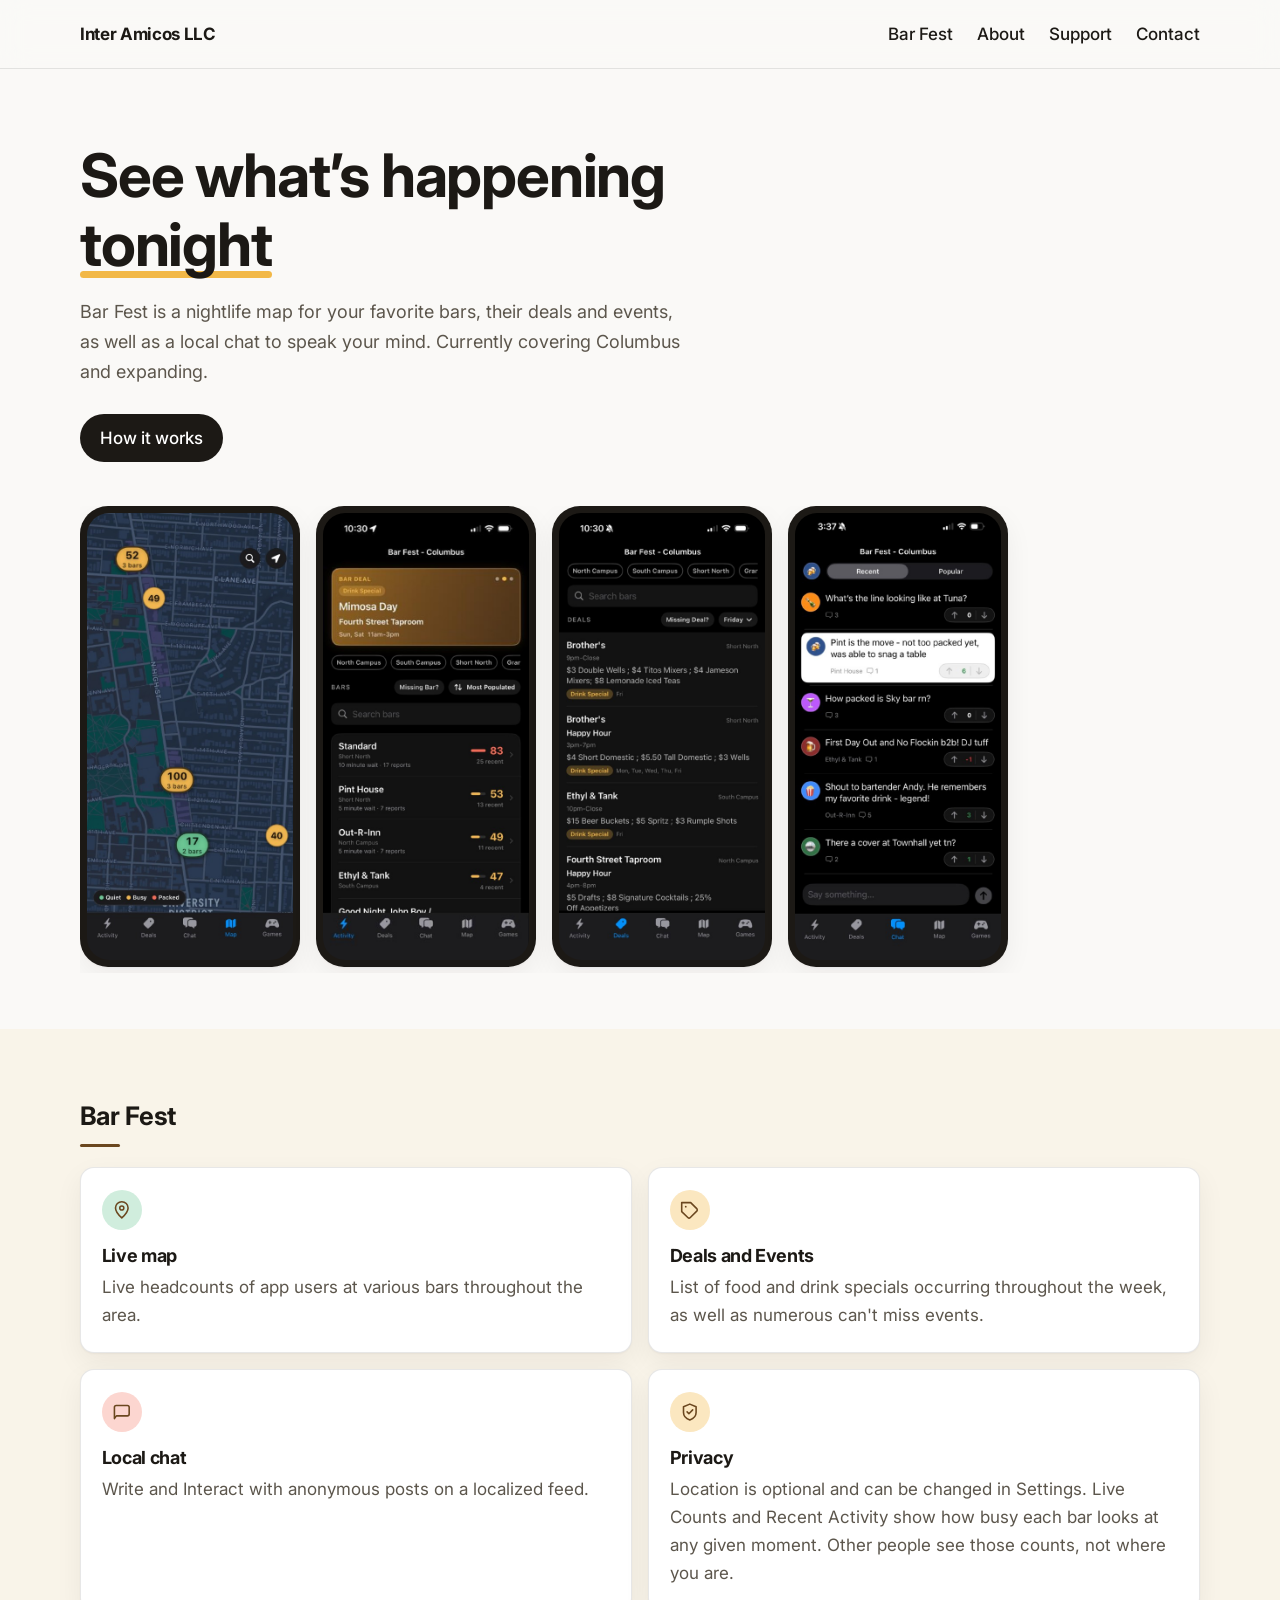
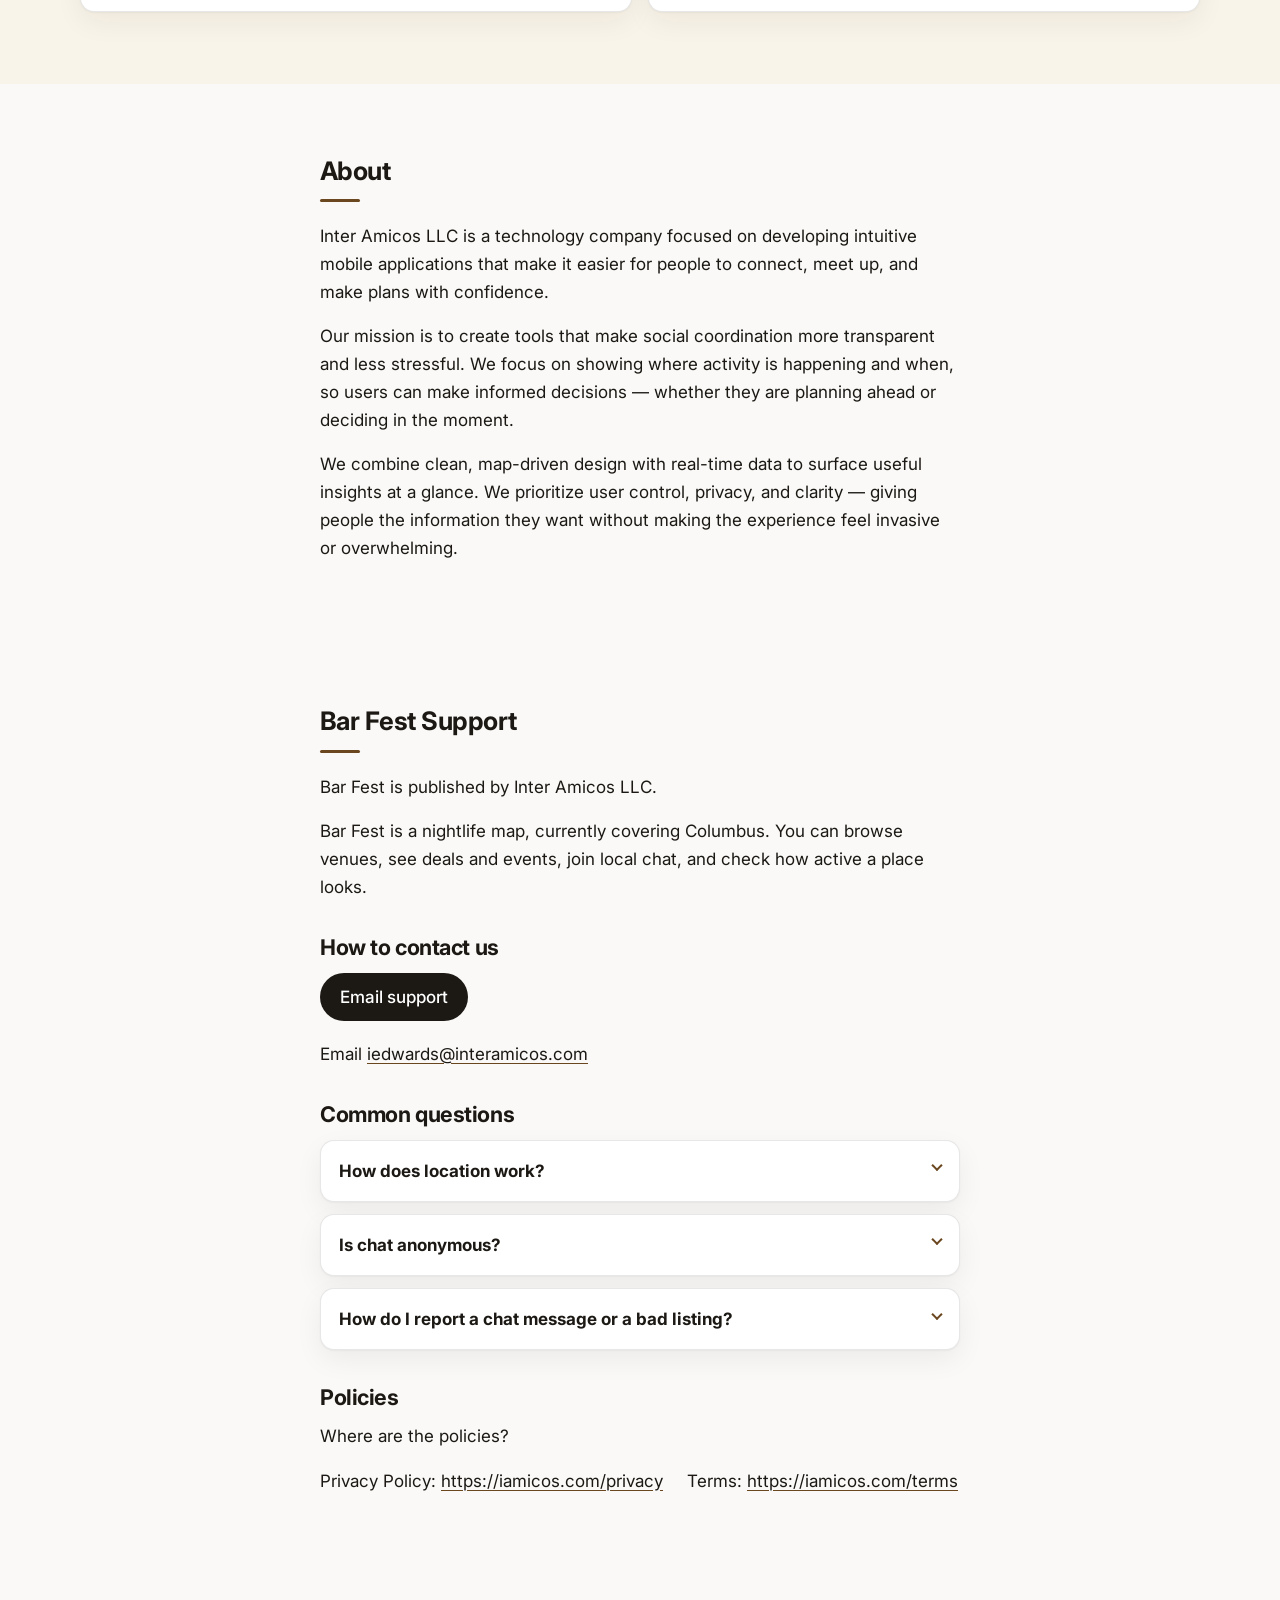
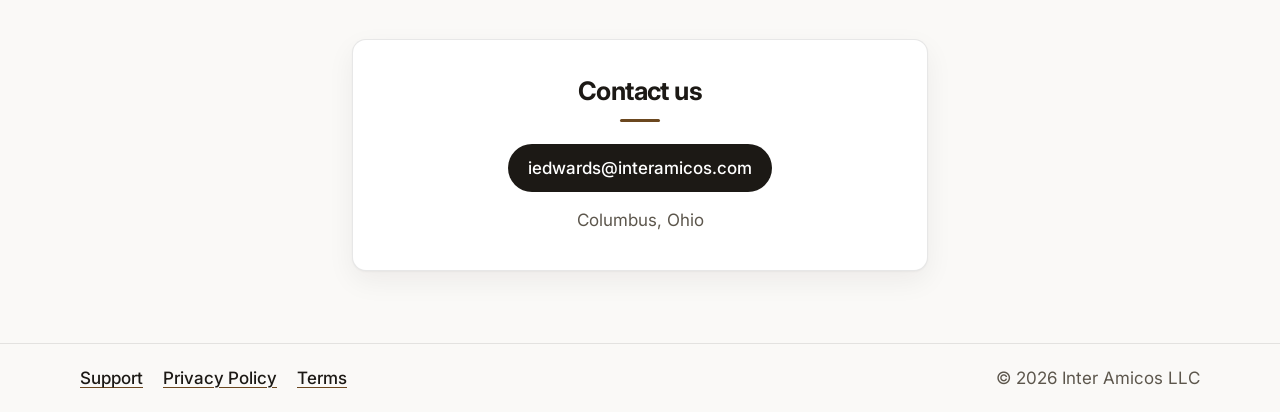
<file: index.html>
<!DOCTYPE html>
<html lang="en">
<head>
    <meta charset="UTF-8">
    <meta name="viewport" content="width=device-width, initial-scale=1.0">
    <meta name="description" content="Bar Fest is a nightlife map for your favorite bars, their deals and events, as well as a local chat to speak your mind. Currently covering Columbus and expanding.">
    <meta name="theme-color" content="#FAF9F7">
    <link rel="canonical" href="https://iamicos.com/">
    <meta property="og:title" content="Bar Fest | Inter Amicos LLC">
    <meta property="og:description" content="Bar Fest is a nightlife map for your favorite bars, their deals and events, as well as a local chat to speak your mind. Currently covering Columbus and expanding.">
    <meta property="og:type" content="website">
    <meta property="og:url" content="https://iamicos.com/">
    <meta property="og:site_name" content="Inter Amicos LLC">
    <title>Bar Fest | Inter Amicos LLC</title>
    <script>document.documentElement.classList.add("js");</script>
    <link rel="stylesheet" href="global.css">
    <link rel="preconnect" href="https://fonts.googleapis.com">
    <link rel="preconnect" href="https://fonts.gstatic.com" crossorigin>
    <link href="https://fonts.googleapis.com/css2?family=Inter:wght@400;500;700&display=swap" rel="stylesheet">
</head>
<body>
    <header class="site-header">
        <div class="header-bar container">
            <a class="wordmark" href="/">Inter Amicos LLC</a>
            <button class="nav-toggle" type="button" aria-expanded="false" aria-controls="site-nav">Menu</button>
            <nav class="site-nav" id="site-nav" aria-label="Primary">
                <ul>
                    <li><a href="#bar-fest">Bar Fest</a></li>
                    <li><a href="#about">About</a></li>
                    <li><a href="#support">Support</a></li>
                    <li><a href="#contact">Contact</a></li>
                </ul>
            </nav>
        </div>
    </header>

    <main>
        <section class="hero">
            <div class="container">
                <h1>See what’s happening <span class="hero-accent">tonight</span></h1>
                <p class="lede">Bar Fest is a nightlife map for your favorite bars, their deals and events, as well as a local chat to speak your mind. Currently covering Columbus and expanding.</p>
                <div class="hero-actions">
                    <a class="btn btn-primary" href="#features">How it works</a>
                </div>
                <div class="hero-screens">
                    <figure class="phone">
                        <img src="images/barfest-map.jpg" width="472" height="1024" alt="Bar Fest map. Gold, green, and coral markers show how busy nearby bars are.">
                    </figure>
                    <figure class="phone">
                        <img src="images/barfest-activity.png" width="472" height="1024" alt="Bar Fest activity screen with a gold deal card and recent counts for nearby bars.">
                    </figure>
                    <figure class="phone">
                        <img src="images/barfest-deals.png" width="472" height="1024" alt="Bar Fest deals screen listing drink specials at nearby bars.">
                    </figure>
                    <figure class="phone">
                        <img src="images/barfest-chat.png" width="472" height="1024" alt="Bar Fest chat screen with anonymous posts and colored avatars.">
                    </figure>
                </div>
            </div>
        </section>

        <section class="section band" id="features" tabindex="-1">
            <div class="container">
                <h2 id="bar-fest" tabindex="-1">Bar Fest</h2>
                <div class="feature-grid">
                    <article class="card">
                        <div class="icon tint-green" aria-hidden="true">
                            <svg viewBox="0 0 24 24" fill="none" stroke="currentColor" stroke-width="1.75" stroke-linecap="round" stroke-linejoin="round">
                                <path d="M12 21s7-6.2 7-11a7 7 0 1 0-14 0c0 4.8 7 11 7 11z"/>
                                <circle cx="12" cy="10" r="2.25"/>
                            </svg>
                        </div>
                        <h3>Live map</h3>
                        <p>Live headcounts of app users at various bars throughout the area.</p>
                    </article>
                    <article class="card">
                        <div class="icon tint-gold" aria-hidden="true">
                            <svg viewBox="0 0 24 24" fill="none" stroke="currentColor" stroke-width="1.75" stroke-linecap="round" stroke-linejoin="round">
                                <path d="M20 13.2 12.6 20.6a2 2 0 0 1-2.8 0L3 14V4h10l7 7a2 2 0 0 1 0 2.2z"/>
                                <circle cx="7.5" cy="8.5" r="1" fill="currentColor" stroke="none"/>
                            </svg>
                        </div>
                        <h3>Deals and Events</h3>
                        <p>List of food and drink specials occurring throughout the week, as well as numerous can't miss events.</p>
                    </article>
                    <article class="card">
                        <div class="icon tint-coral" aria-hidden="true">
                            <svg viewBox="0 0 24 24" fill="none" stroke="currentColor" stroke-width="1.75" stroke-linecap="round" stroke-linejoin="round">
                                <path d="M6 16.5 3.8 19.5V7a2 2 0 0 1 2-2h12.4a2 2 0 0 1 2 2v7.5a2 2 0 0 1-2 2H6z"/>
                            </svg>
                        </div>
                        <h3>Local chat</h3>
                        <p>Write and Interact with anonymous posts on a localized feed.</p>
                    </article>
                    <article class="card">
                        <div class="icon tint-gold" aria-hidden="true">
                            <svg viewBox="0 0 24 24" fill="none" stroke="currentColor" stroke-width="1.75" stroke-linecap="round" stroke-linejoin="round">
                                <path d="M12 3.5 19 6.5v6.2c0 4.2-2.8 6.8-7 8.3-4.2-1.5-7-4.1-7-8.3V6.5L12 3.5z"/>
                                <path d="M9 12.1 11 14.1 15.2 9.9"/>
                            </svg>
                        </div>
                        <h3>Privacy</h3>
                        <p>Location is optional and can be changed in Settings. Live Counts and Recent Activity show how busy each bar looks at any given moment. Other people see those counts, not where you are.</p>
                    </article>
                </div>
            </div>
        </section>

        <section class="section" id="about" tabindex="-1">
            <div class="container narrow about-copy">
                <h2>About</h2>
                <p>Inter Amicos LLC is a technology company focused on developing intuitive mobile applications that make it easier for people to connect, meet up, and make plans with confidence.</p>
                <p>Our mission is to create tools that make social coordination more transparent and less stressful. We focus on showing where activity is happening and when, so users can make informed decisions — whether they are planning ahead or deciding in the moment.</p>
                <p>We combine clean, map-driven design with real-time data to surface useful insights at a glance. We prioritize user control, privacy, and clarity — giving people the information they want without making the experience feel invasive or overwhelming.</p>
            </div>
        </section>

        <section class="section" id="support" tabindex="-1">
            <div class="container narrow support-block">
                <h2>Bar Fest Support</h2>

                <p>Bar Fest is published by Inter Amicos LLC.</p>

                <p>Bar Fest is a nightlife map, currently covering Columbus. You can browse venues, see deals and events, join local chat, and check how active a place looks.</p>

                <h3>How to contact us</h3>

                <p class="support-action"><a class="btn btn-primary" href="mailto:iedwards@interamicos.com?subject=Bar%20Fest%20Support">Email support</a></p>
                <p>Email <a href="mailto:iedwards@interamicos.com">iedwards@interamicos.com</a></p>

                <h3>Common questions</h3>

                <div class="faq">
                    <details>
                        <summary>How does location work?</summary>
                        <div class="faq-body">
                            <p>Allowing location is optional. Bar Fest uses Always and While Using the App location allowances in different ways.</p>
                            <p>Other people cannot see your personal location. Bar Fest ties location to an anonymous ID stored on your device and shows venue activity as counts, not as a map of where you are.</p>
                            <p>With Always, Bar Fest can update your venue presence while you are out, including when the app is in the background. Those updates can continue in the background so live headcounts stay more current. That presence can contribute to live headcounts.</p>
                            <p>With While Using the App, Bar Fest may record a venue you were recently in while the app was open. That information contributes to Recent Activity. It is not a live headcount.</p>
                            <p>You can change or turn off location anytime in iOS Settings → Bar Fest → Location.</p>
                        </div>
                    </details>
                    <details>
                        <summary>Is chat anonymous?</summary>
                        <div class="faq-body">
                            <p>Yes. Bar Fest does not ask you to create an account. Chat is tied to an anonymous ID stored on your device. Posts can show a chosen avatar (an icon and color). They do not show your name, phone number, email, or any other piece of personal information.</p>
                        </div>
                    </details>
                    <details>
                        <summary>How do I report a chat message or a bad listing?</summary>
                        <div class="faq-body">
                            <p>In chat, use Report on the message. For a wrong venue, deal, event, or other listing problem, email <a href="mailto:iedwards@interamicos.com">iedwards@interamicos.com</a>.</p>
                        </div>
                    </details>
                </div>

                <h3>Policies</h3>
                <p>Where are the policies?</p>
                <div class="policy-row">
                    <p>Privacy Policy: <a href="/privacy">https://iamicos.com/privacy</a></p>
                    <p>Terms: <a href="/terms">https://iamicos.com/terms</a></p>
                </div>
            </div>
        </section>

        <section class="section" id="contact" tabindex="-1">
            <div class="container">
                <div class="contact-card">
                    <h2>Contact us</h2>
                    <a class="btn btn-primary" href="mailto:iedwards@interamicos.com">iedwards@interamicos.com</a>
                    <p>Columbus, Ohio</p>
                </div>
            </div>
        </section>
    </main>

    <footer class="site-footer">
        <div class="footer-row container">
            <nav aria-label="Policies">
                <a href="#support">Support</a>
                <a href="/privacy">Privacy Policy</a>
                <a href="/terms">Terms</a>
            </nav>
            <p>© 2026 Inter Amicos LLC</p>
        </div>
    </footer>

    <script>
        (function () {
            var button = document.querySelector(".nav-toggle");
            var nav = document.getElementById("site-nav");
            if (!button || !nav) return;

            function setOpen(open) {
                button.setAttribute("aria-expanded", open ? "true" : "false");
                button.textContent = open ? "Close" : "Menu";
                nav.classList.toggle("is-open", open);
            }

            button.addEventListener("click", function () {
                setOpen(button.getAttribute("aria-expanded") !== "true");
            });

            document.addEventListener("keydown", function (event) {
                if (event.key === "Escape" && button.getAttribute("aria-expanded") === "true") {
                    setOpen(false);
                    button.focus();
                }
            });

            nav.addEventListener("click", function (event) {
                if (event.target.closest("a")) setOpen(false);
            });
        })();
    </script>
</body>
</html>
</file>
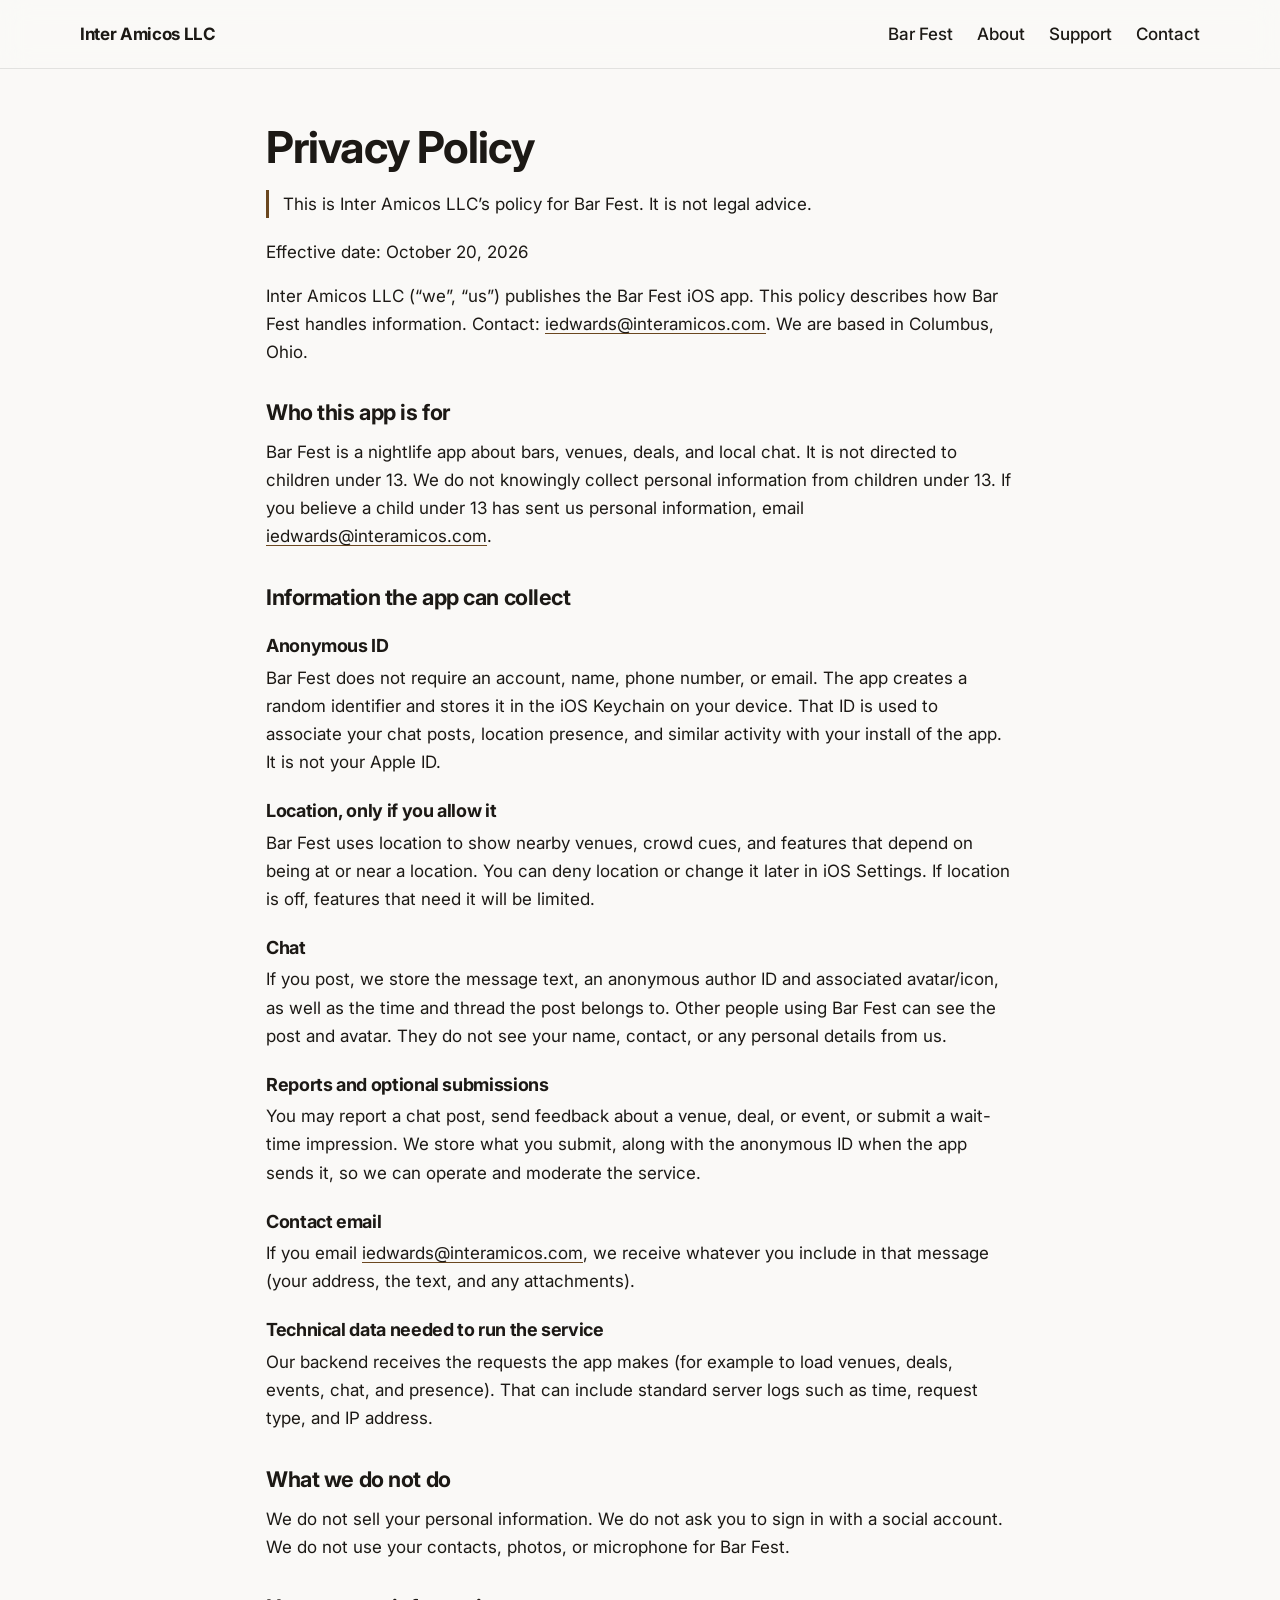
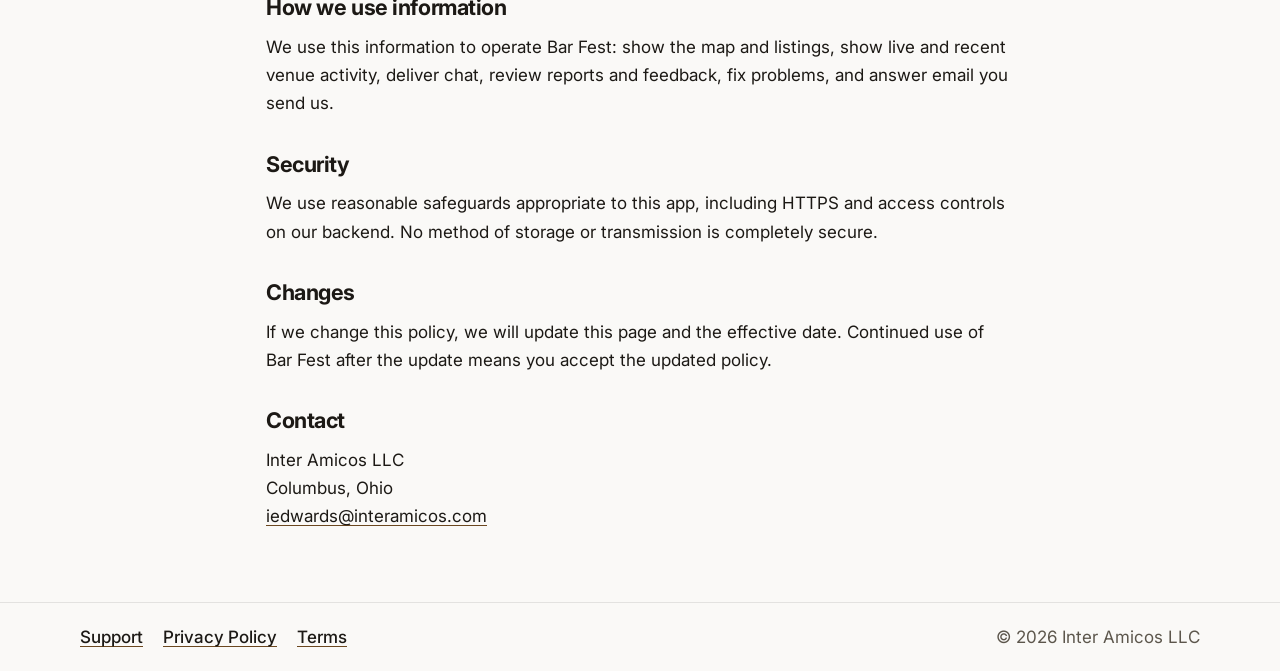
<file: privacy/index.html>
<!DOCTYPE html>
<html lang="en">
<head>
    <meta charset="UTF-8">
    <meta name="viewport" content="width=device-width, initial-scale=1.0">
    <meta name="description" content="Privacy Policy for the Bar Fest iOS app, published by Inter Amicos LLC.">
    <meta name="theme-color" content="#FAF9F7">
    <link rel="canonical" href="https://iamicos.com/privacy">
    <meta property="og:title" content="Privacy Policy | Inter Amicos LLC">
    <meta property="og:description" content="Privacy Policy for the Bar Fest iOS app, published by Inter Amicos LLC.">
    <meta property="og:type" content="website">
    <meta property="og:url" content="https://iamicos.com/privacy">
    <meta property="og:site_name" content="Inter Amicos LLC">
    <title>Privacy Policy | Inter Amicos LLC</title>
    <script>document.documentElement.classList.add("js");</script>
    <link rel="stylesheet" href="../global.css">
    <link rel="preconnect" href="https://fonts.googleapis.com">
    <link rel="preconnect" href="https://fonts.gstatic.com" crossorigin>
    <link href="https://fonts.googleapis.com/css2?family=Inter:wght@400;500;700&display=swap" rel="stylesheet">
</head>
<body>
    <header class="site-header">
        <div class="header-bar container">
            <a class="wordmark" href="/">Inter Amicos LLC</a>
            <button class="nav-toggle" type="button" aria-expanded="false" aria-controls="site-nav">Menu</button>
            <nav class="site-nav" id="site-nav" aria-label="Primary">
                <ul>
                    <li><a href="/#bar-fest">Bar Fest</a></li>
                    <li><a href="/#about">About</a></li>
                    <li><a href="/#support">Support</a></li>
                    <li><a href="/#contact">Contact</a></li>
                </ul>
            </nav>
        </div>
    </header>

    <main>
        <article class="page">
            <div class="page-inner">
                <h1>Privacy Policy</h1>

                <p class="policy-note">This is Inter Amicos LLC’s policy for Bar Fest. It is not legal advice.</p>

                <p>Effective date: October 20, 2026</p>
                <p>Inter Amicos LLC (“we”, “us”) publishes the Bar Fest iOS app. This policy describes how Bar Fest handles information. Contact: <a href="mailto:iedwards@interamicos.com">iedwards@interamicos.com</a>. We are based in Columbus, Ohio.</p>

                <h2>Who this app is for</h2>
                <p>Bar Fest is a nightlife app about bars, venues, deals, and local chat. It is not directed to children under 13. We do not knowingly collect personal information from children under 13. If you believe a child under 13 has sent us personal information, email <a href="mailto:iedwards@interamicos.com">iedwards@interamicos.com</a>.</p>

                <h2>Information the app can collect</h2>

                <h3>Anonymous ID</h3>
                <p>Bar Fest does not require an account, name, phone number, or email. The app creates a random identifier and stores it in the iOS Keychain on your device. That ID is used to associate your chat posts, location presence, and similar activity with your install of the app. It is not your Apple ID.</p>

                <h3>Location, only if you allow it</h3>
                <p>Bar Fest uses location to show nearby venues, crowd cues, and features that depend on being at or near a location. You can deny location or change it later in iOS Settings. If location is off, features that need it will be limited.</p>

                <h3>Chat</h3>
                <p>If you post, we store the message text, an anonymous author ID and associated avatar/icon, as well as the time and thread the post belongs to. Other people using Bar Fest can see the post and avatar. They do not see your name, contact, or any personal details from us.</p>

                <h3>Reports and optional submissions</h3>
                <p>You may report a chat post, send feedback about a venue, deal, or event, or submit a wait-time impression. We store what you submit, along with the anonymous ID when the app sends it, so we can operate and moderate the service.</p>

                <h3>Contact email</h3>
                <p>If you email <a href="mailto:iedwards@interamicos.com">iedwards@interamicos.com</a>, we receive whatever you include in that message (your address, the text, and any attachments).</p>

                <h3>Technical data needed to run the service</h3>
                <p>Our backend receives the requests the app makes (for example to load venues, deals, events, chat, and presence). That can include standard server logs such as time, request type, and IP address.</p>

                <h2>What we do not do</h2>
                <p>We do not sell your personal information. We do not ask you to sign in with a social account. We do not use your contacts, photos, or microphone for Bar Fest.</p>

                <h2>How we use information</h2>
                <p>We use this information to operate Bar Fest: show the map and listings, show live and recent venue activity, deliver chat, review reports and feedback, fix problems, and answer email you send us.</p>

                <h2>Security</h2>
                <p>We use reasonable safeguards appropriate to this app, including HTTPS and access controls on our backend. No method of storage or transmission is completely secure.</p>

                <h2>Changes</h2>
                <p>If we change this policy, we will update this page and the effective date. Continued use of Bar Fest after the update means you accept the updated policy.</p>

                <h2>Contact</h2>
                <address>
                    Inter Amicos LLC<br>
                    Columbus, Ohio<br>
                    <a href="mailto:iedwards@interamicos.com">iedwards@interamicos.com</a>
                </address>
            </div>
        </article>
    </main>

    <footer class="site-footer">
        <div class="footer-row container">
            <nav aria-label="Policies">
                <a href="/#support">Support</a>
                <a href="/privacy" aria-current="page">Privacy Policy</a>
                <a href="/terms">Terms</a>
            </nav>
            <p>© 2026 Inter Amicos LLC</p>
        </div>
    </footer>

    <script>
        (function () {
            var button = document.querySelector(".nav-toggle");
            var nav = document.getElementById("site-nav");
            if (!button || !nav) return;

            function setOpen(open) {
                button.setAttribute("aria-expanded", open ? "true" : "false");
                button.textContent = open ? "Close" : "Menu";
                nav.classList.toggle("is-open", open);
            }

            button.addEventListener("click", function () {
                setOpen(button.getAttribute("aria-expanded") !== "true");
            });

            document.addEventListener("keydown", function (event) {
                if (event.key === "Escape" && button.getAttribute("aria-expanded") === "true") {
                    setOpen(false);
                    button.focus();
                }
            });

            nav.addEventListener("click", function (event) {
                if (event.target.closest("a")) setOpen(false);
            });
        })();
    </script>
</body>
</html>
</file>
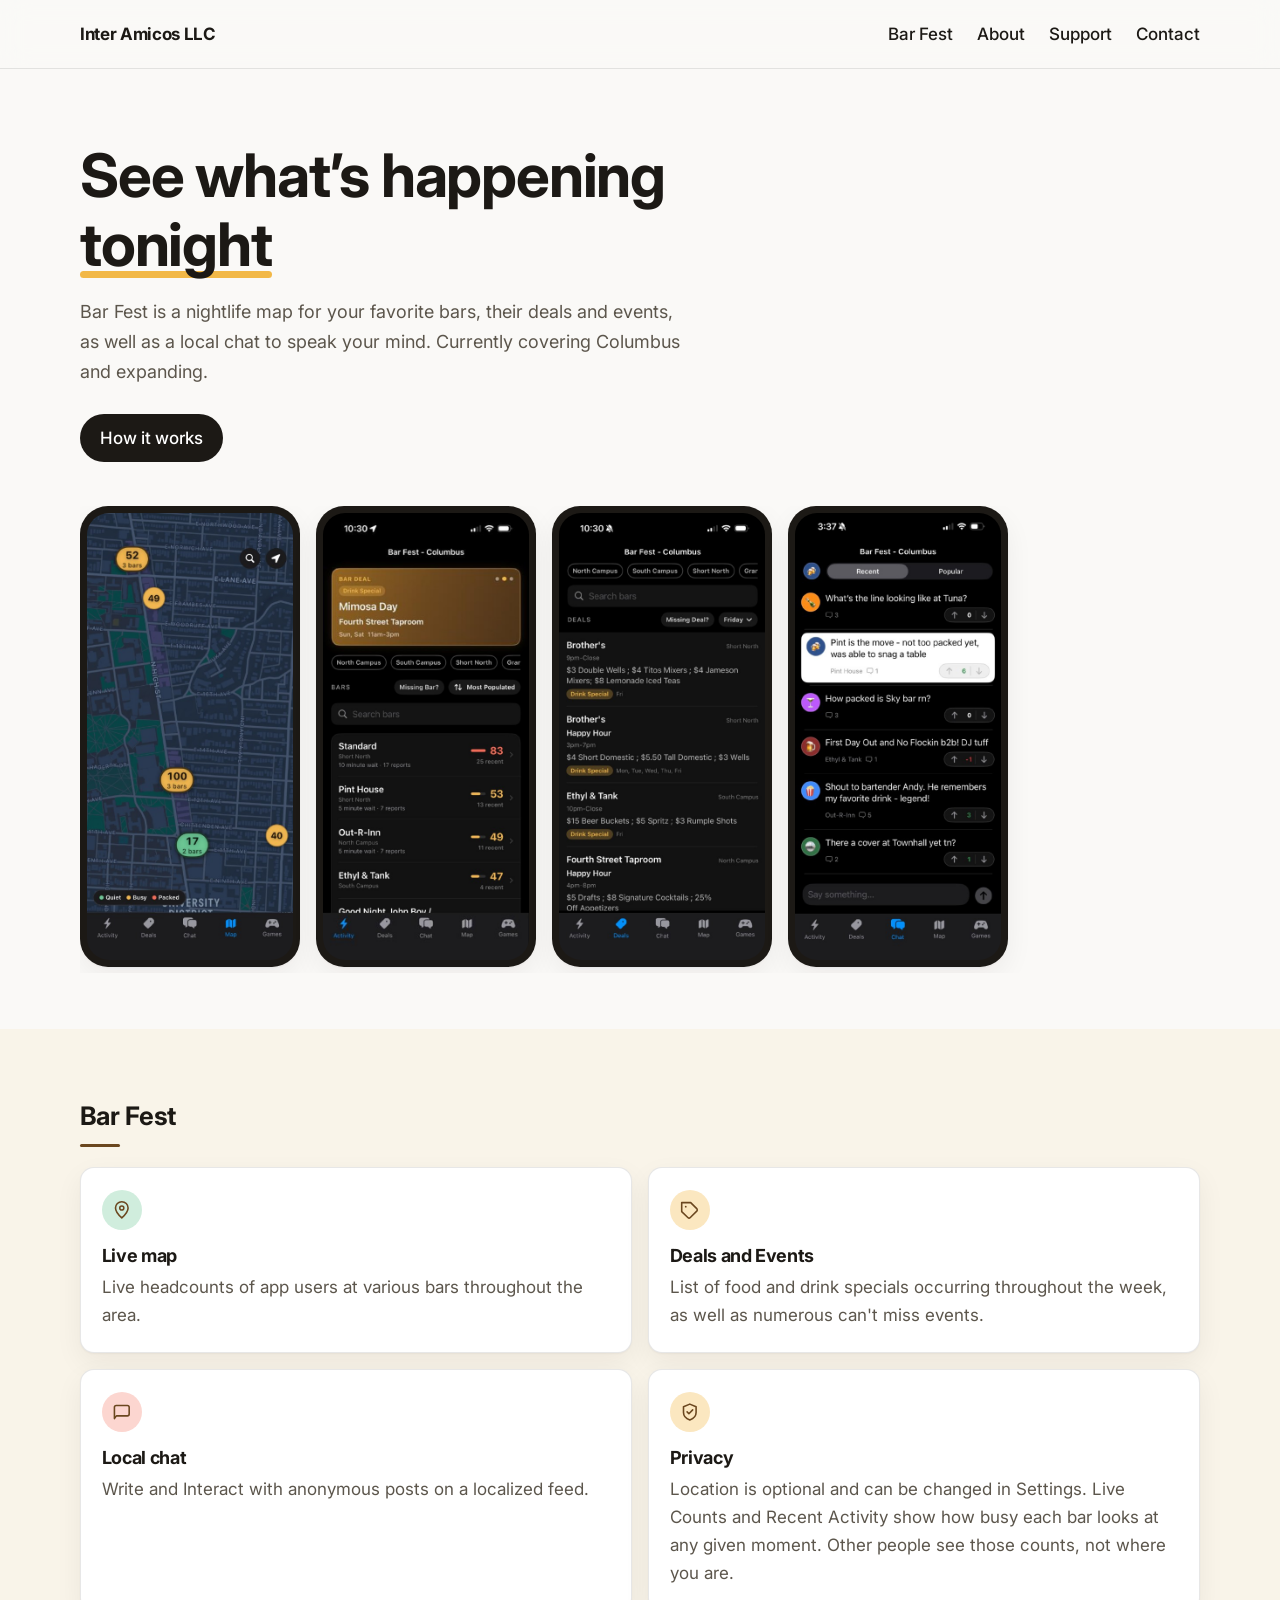
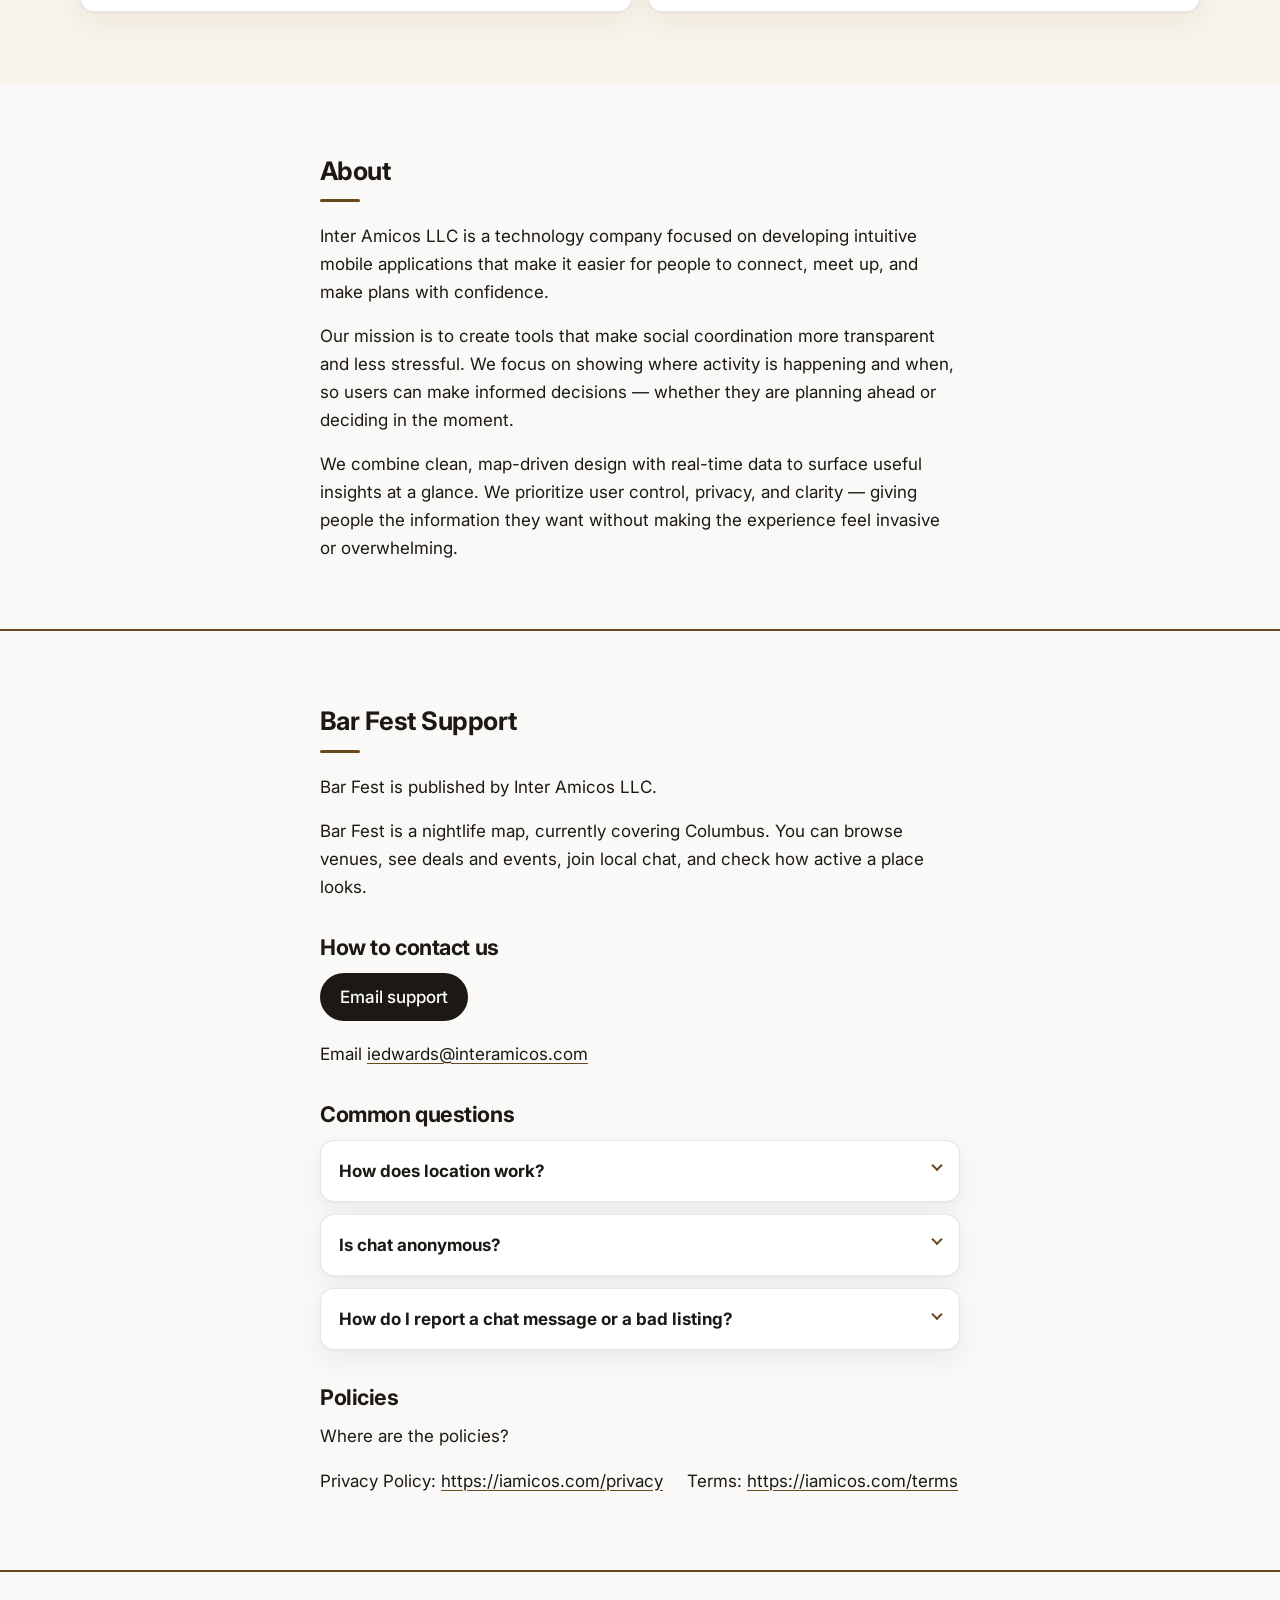
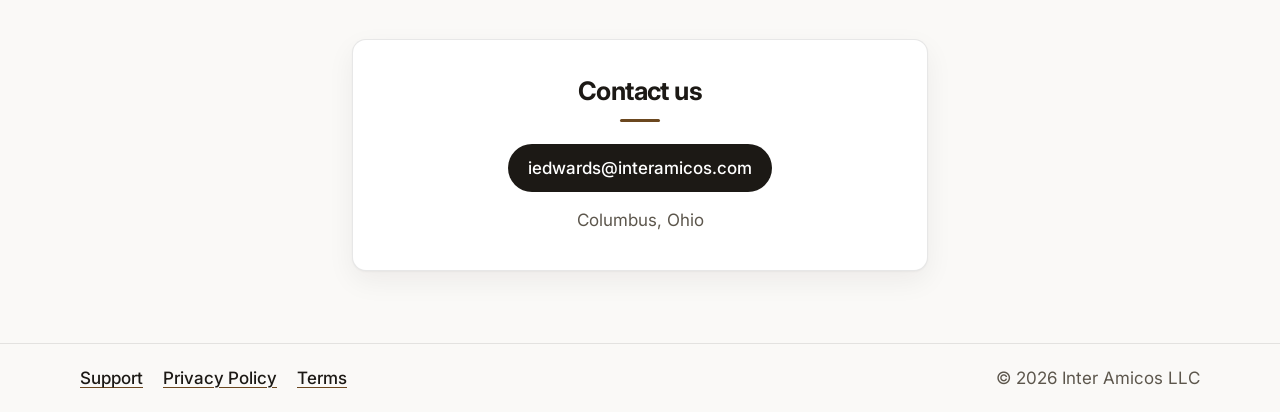
<file: support/index.html>
<!DOCTYPE html>
<html lang="en">
<head>
    <meta charset="UTF-8">
    <meta name="viewport" content="width=device-width, initial-scale=1.0">
    <meta name="description" content="Bar Fest Support from Inter Amicos LLC. Help with the nightlife map, location, chat, and data deletion.">
    <title>Bar Fest Support | Inter Amicos LLC</title>
    <link rel="canonical" href="https://iamicos.com/#support">
    <meta http-equiv="refresh" content="0; url=/#support">
    <script>location.replace("/#support");</script>
</head>
<body>
    <p><a href="/#support">Bar Fest Support</a></p>
</body>
</html>
</file>
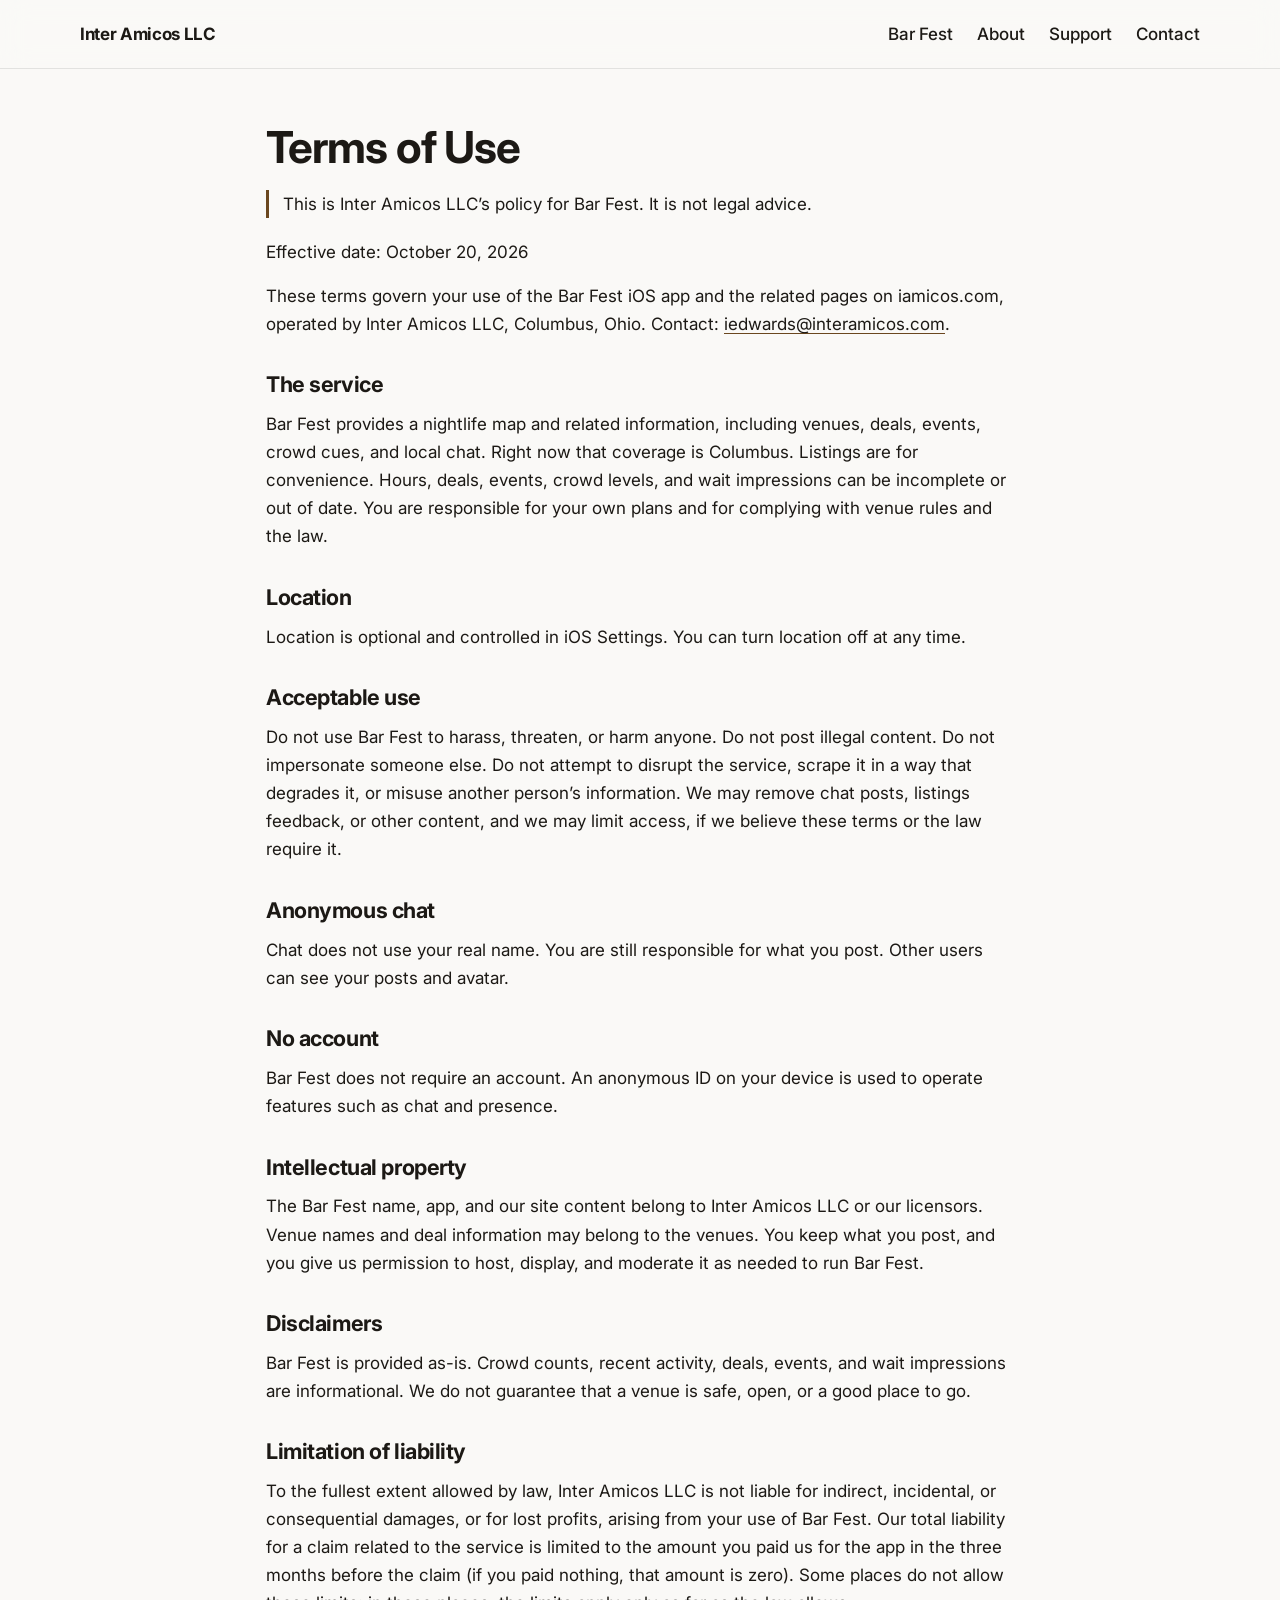
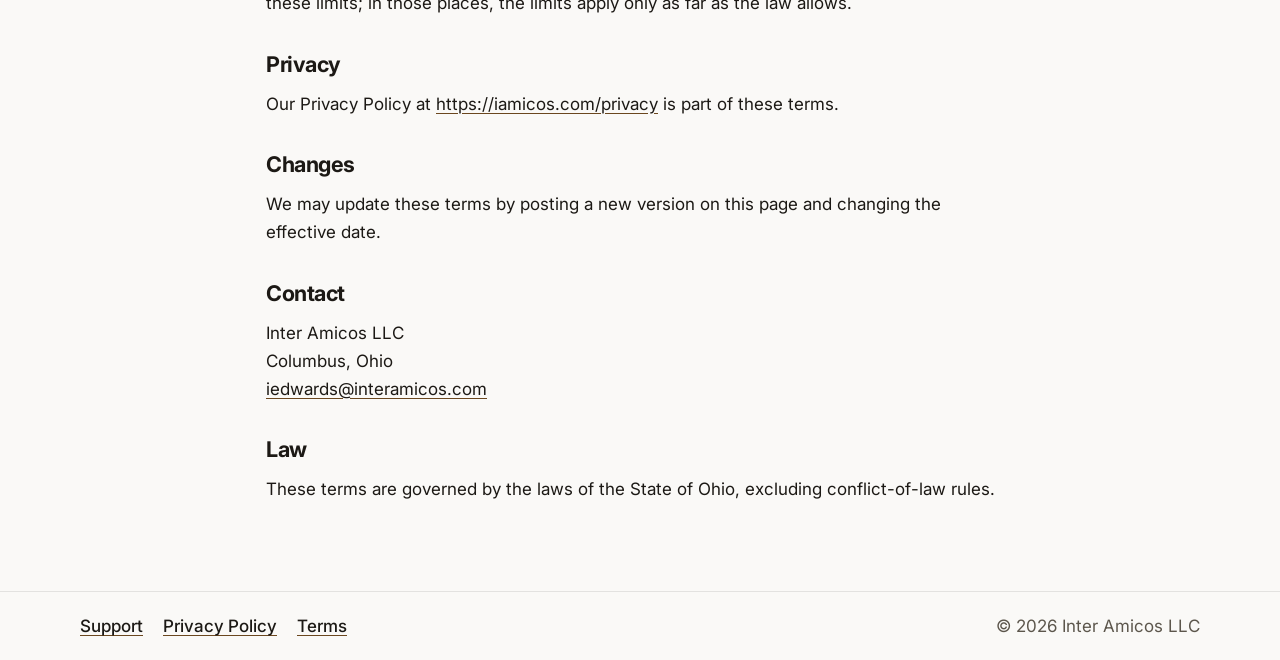
<file: terms/index.html>
<!DOCTYPE html>
<html lang="en">
<head>
    <meta charset="UTF-8">
    <meta name="viewport" content="width=device-width, initial-scale=1.0">
    <meta name="description" content="Terms of Use for the Bar Fest iOS app, operated by Inter Amicos LLC.">
    <meta name="theme-color" content="#FAF9F7">
    <link rel="canonical" href="https://iamicos.com/terms">
    <meta property="og:title" content="Terms of Use | Inter Amicos LLC">
    <meta property="og:description" content="Terms of Use for the Bar Fest iOS app, operated by Inter Amicos LLC.">
    <meta property="og:type" content="website">
    <meta property="og:url" content="https://iamicos.com/terms">
    <meta property="og:site_name" content="Inter Amicos LLC">
    <title>Terms of Use | Inter Amicos LLC</title>
    <script>document.documentElement.classList.add("js");</script>
    <link rel="stylesheet" href="../global.css">
    <link rel="preconnect" href="https://fonts.googleapis.com">
    <link rel="preconnect" href="https://fonts.gstatic.com" crossorigin>
    <link href="https://fonts.googleapis.com/css2?family=Inter:wght@400;500;700&display=swap" rel="stylesheet">
</head>
<body>
    <header class="site-header">
        <div class="header-bar container">
            <a class="wordmark" href="/">Inter Amicos LLC</a>
            <button class="nav-toggle" type="button" aria-expanded="false" aria-controls="site-nav">Menu</button>
            <nav class="site-nav" id="site-nav" aria-label="Primary">
                <ul>
                    <li><a href="/#bar-fest">Bar Fest</a></li>
                    <li><a href="/#about">About</a></li>
                    <li><a href="/#support">Support</a></li>
                    <li><a href="/#contact">Contact</a></li>
                </ul>
            </nav>
        </div>
    </header>

    <main>
        <article class="page">
            <div class="page-inner">
                <h1>Terms of Use</h1>

                <p class="policy-note">This is Inter Amicos LLC’s policy for Bar Fest. It is not legal advice.</p>

                <p>Effective date: October 20, 2026</p>
                <p>These terms govern your use of the Bar Fest iOS app and the related pages on iamicos.com, operated by Inter Amicos LLC, Columbus, Ohio. Contact: <a href="mailto:iedwards@interamicos.com">iedwards@interamicos.com</a>.</p>

                <h2>The service</h2>
                <p>Bar Fest provides a nightlife map and related information, including venues, deals, events, crowd cues, and local chat. Right now that coverage is Columbus. Listings are for convenience. Hours, deals, events, crowd levels, and wait impressions can be incomplete or out of date. You are responsible for your own plans and for complying with venue rules and the law.</p>

                <h2>Location</h2>
                <p>Location is optional and controlled in iOS Settings. You can turn location off at any time.</p>

                <h2>Acceptable use</h2>
                <p>Do not use Bar Fest to harass, threaten, or harm anyone. Do not post illegal content. Do not impersonate someone else. Do not attempt to disrupt the service, scrape it in a way that degrades it, or misuse another person’s information. We may remove chat posts, listings feedback, or other content, and we may limit access, if we believe these terms or the law require it.</p>

                <h2>Anonymous chat</h2>
                <p>Chat does not use your real name. You are still responsible for what you post. Other users can see your posts and avatar.</p>

                <h2>No account</h2>
                <p>Bar Fest does not require an account. An anonymous ID on your device is used to operate features such as chat and presence.</p>

                <h2>Intellectual property</h2>
                <p>The Bar Fest name, app, and our site content belong to Inter Amicos LLC or our licensors. Venue names and deal information may belong to the venues. You keep what you post, and you give us permission to host, display, and moderate it as needed to run Bar Fest.</p>

                <h2>Disclaimers</h2>
                <p>Bar Fest is provided as-is. Crowd counts, recent activity, deals, events, and wait impressions are informational. We do not guarantee that a venue is safe, open, or a good place to go.</p>

                <h2>Limitation of liability</h2>
                <p>To the fullest extent allowed by law, Inter Amicos LLC is not liable for indirect, incidental, or consequential damages, or for lost profits, arising from your use of Bar Fest. Our total liability for a claim related to the service is limited to the amount you paid us for the app in the three months before the claim (if you paid nothing, that amount is zero). Some places do not allow these limits; in those places, the limits apply only as far as the law allows.</p>

                <h2>Privacy</h2>
                <p>Our Privacy Policy at <a href="https://iamicos.com/privacy">https://iamicos.com/privacy</a> is part of these terms.</p>

                <h2>Changes</h2>
                <p>We may update these terms by posting a new version on this page and changing the effective date.</p>

                <h2>Contact</h2>
                <address>
                    Inter Amicos LLC<br>
                    Columbus, Ohio<br>
                    <a href="mailto:iedwards@interamicos.com">iedwards@interamicos.com</a>
                </address>

                <h2>Law</h2>
                <p>These terms are governed by the laws of the State of Ohio, excluding conflict-of-law rules.</p>
            </div>
        </article>
    </main>

    <footer class="site-footer">
        <div class="footer-row container">
            <nav aria-label="Policies">
                <a href="/#support">Support</a>
                <a href="/privacy">Privacy Policy</a>
                <a href="/terms" aria-current="page">Terms</a>
            </nav>
            <p>© 2026 Inter Amicos LLC</p>
        </div>
    </footer>

    <script>
        (function () {
            var button = document.querySelector(".nav-toggle");
            var nav = document.getElementById("site-nav");
            if (!button || !nav) return;

            function setOpen(open) {
                button.setAttribute("aria-expanded", open ? "true" : "false");
                button.textContent = open ? "Close" : "Menu";
                nav.classList.toggle("is-open", open);
            }

            button.addEventListener("click", function () {
                setOpen(button.getAttribute("aria-expanded") !== "true");
            });

            document.addEventListener("keydown", function (event) {
                if (event.key === "Escape" && button.getAttribute("aria-expanded") === "true") {
                    setOpen(false);
                    button.focus();
                }
            });

            nav.addEventListener("click", function (event) {
                if (event.target.closest("a")) setOpen(false);
            });
        })();
    </script>
</body>
</html>
</file>
<file: global.css>
:root {
  --paper: #FAF9F7;
  --card: #FFFFFF;
  --ink: #1C1915;
  --muted: #5C564C;
  --line: rgba(28, 25, 21, 0.10);
  --gold: #F2B847;
  --gold-deep: #6B471F;
  --green: #6BC794;
  --amber: #F2B852;
  --coral: #F56B57;
  --font: "Inter", system-ui, sans-serif;
  --radius: 14px;
  --header-height: 4.25rem;
  --shadow: 0 1px 2px color-mix(in srgb, var(--ink) 4%, transparent), 0 10px 28px color-mix(in srgb, var(--ink) 6%, transparent);
}

*,
*::before,
*::after {
  box-sizing: border-box;
}

html {
  scroll-behavior: smooth;
  color-scheme: light;
}

body {
  margin: 0;
  background: var(--paper);
  color: var(--ink);
  font-family: var(--font);
  font-size: 17px;
  font-weight: 400;
  line-height: 1.65;
}

h1,
h2,
h3 {
  font-weight: 700;
  line-height: 1.2;
  letter-spacing: -0.02em;
  color: var(--ink);
}

p {
  margin: 0 0 1rem;
}

a {
  color: var(--ink);
  text-decoration-color: var(--gold-deep);
  text-underline-offset: 0.18em;
  transition: text-decoration-color 150ms ease;
}

a:hover {
  text-decoration-color: var(--gold-deep);
}

:focus-visible {
  outline: 2px solid var(--gold-deep);
  outline-offset: 3px;
}

::selection {
  background: color-mix(in srgb, var(--gold) 45%, var(--card));
  color: var(--ink);
}

.container {
  width: min(1120px, calc(100% - 2.5rem));
  margin-inline: auto;
}

.narrow {
  max-width: 40rem;
}

.site-header {
  position: sticky;
  top: 0;
  z-index: 20;
  background: color-mix(in srgb, var(--paper) 85%, transparent);
  backdrop-filter: blur(14px);
  -webkit-backdrop-filter: blur(14px);
  border-bottom: 1px solid var(--line);
}

.header-bar {
  display: flex;
  align-items: center;
  justify-content: space-between;
  gap: 1rem;
  min-height: var(--header-height);
}

.wordmark {
  color: var(--ink);
  font-weight: 700;
  text-decoration: none;
  letter-spacing: -0.02em;
  white-space: nowrap;
}

.wordmark:hover {
  text-decoration: underline;
  text-decoration-color: var(--gold-deep);
}

.nav-toggle {
  display: none;
  align-items: center;
  justify-content: center;
  min-height: 44px;
  padding: 0.4rem 0.9rem;
  border: 1px solid var(--line);
  border-radius: 999px;
  background: var(--card);
  color: var(--ink);
  font: inherit;
  font-weight: 500;
  cursor: pointer;
  transition: border-color 150ms ease, background-color 150ms ease;
}

.nav-toggle:hover {
  border-color: var(--gold-deep);
}

.site-nav ul {
  display: flex;
  align-items: center;
  gap: 1.5rem;
  margin: 0;
  padding: 0;
  list-style: none;
}

.site-nav a {
  color: var(--ink);
  font-weight: 500;
  text-decoration: none;
}

.site-nav a:hover,
.site-nav a[aria-current="page"] {
  text-decoration: underline;
  text-decoration-color: var(--gold-deep);
  text-underline-offset: 0.22em;
}

.hero {
  padding: 4.5rem 0 3.5rem;
}

.hero h1 {
  margin: 0;
  max-width: 12em;
  font-size: clamp(2.15rem, 5vw, 3.75rem);
  line-height: 1.15;
}

.hero-accent {
  position: relative;
  z-index: 0;
  display: inline-block;
  white-space: nowrap;
}

.hero-accent::after {
  content: "";
  position: absolute;
  z-index: -1;
  left: 0;
  right: 0;
  bottom: 0.02em;
  height: 0.12em;
  border-radius: 999px;
  background: var(--gold);
}

.lede {
  max-width: 38rem;
  margin-top: 1.15rem;
  color: var(--muted);
  font-size: 1.125rem;
}

.hero-actions {
  display: flex;
  flex-wrap: wrap;
  gap: 0.75rem;
  margin-top: 1.75rem;
}

.hero-screens {
  display: flex;
  gap: 1rem;
  max-width: 100%;
  margin-top: 2.75rem;
  padding-bottom: 0.35rem;
  overflow-x: auto;
  scroll-snap-type: x mandatory;
  scroll-padding-inline: 0.25rem;
  scrollbar-color: var(--gold-deep) transparent;
}

.phone {
  flex: 0 0 auto;
  width: min(68vw, 220px);
  margin: 0;
  padding: 7px;
  scroll-snap-align: start;
  background: var(--ink);
  border-radius: 28px;
  box-shadow: var(--shadow);
}

.phone img {
  display: block;
  width: 100%;
  height: auto;
  border-radius: 22px;
}

@media (min-width: 1100px) {
  .phone {
    width: 220px;
  }
}

.btn {
  display: inline-flex;
  align-items: center;
  justify-content: center;
  min-height: 48px;
  max-width: 100%;
  padding: 0.7rem 1.2rem;
  border-radius: 999px;
  border: 1px solid transparent;
  font: inherit;
  font-weight: 500;
  line-height: 1.3;
  text-align: center;
  text-decoration: none;
  overflow-wrap: anywhere;
  transition: background-color 150ms ease, color 150ms ease, border-color 150ms ease;
}

.btn-primary {
  background: var(--ink);
  color: #fff;
}

.btn-primary:hover {
  background: var(--gold-deep);
  color: #fff;
}

.btn-secondary {
  background: var(--card);
  color: var(--ink);
  border-color: var(--line);
}

.btn-secondary:hover {
  border-color: var(--gold-deep);
}

.section {
  padding: 4.5rem 0;
}

.band {
  background: color-mix(in srgb, var(--gold) 8%, var(--paper));
}

.section h2 {
  margin: 0 0 1.25rem;
}

.section h2::after {
  content: "";
  display: block;
  width: 2.5rem;
  height: 3px;
  margin-top: 0.8rem;
  border-radius: 999px;
  background: var(--gold-deep);
}

.feature-grid {
  display: grid;
  grid-template-columns: 1fr;
  gap: 1rem;
}

.card {
  min-width: 0;
  background: var(--card);
  border: 1px solid var(--line);
  border-radius: var(--radius);
  box-shadow: var(--shadow);
  padding: 1.35rem 1.3rem 1.45rem;
  transition: border-color 150ms ease;
}

.card:hover {
  border-color: color-mix(in srgb, var(--gold-deep) 35%, var(--line));
}

.card h3 {
  margin: 0 0 0.4rem;
  font-size: 1.125rem;
}

.card p {
  margin: 0;
  color: var(--muted);
}

.icon {
  display: grid;
  place-items: center;
  width: 2.5rem;
  height: 2.5rem;
  margin-bottom: 0.95rem;
  border-radius: 999px;
  color: var(--gold-deep);
}

.icon svg {
  width: 1.35rem;
  height: 1.35rem;
}

.tint-green {
  background: color-mix(in srgb, var(--green) 32%, var(--card));
}

.tint-gold {
  background: color-mix(in srgb, var(--gold) 34%, var(--card));
}

.tint-amber {
  background: color-mix(in srgb, var(--amber) 34%, var(--card));
}

.tint-coral {
  background: color-mix(in srgb, var(--coral) 28%, var(--card));
}

.about-copy p:last-child {
  margin-bottom: 0;
}

.contact-card {
  display: flex;
  flex-direction: column;
  align-items: center;
  max-width: 36rem;
  margin-inline: auto;
  padding: 2.25rem 1.5rem;
  text-align: center;
  background: var(--card);
  border: 1px solid var(--line);
  border-radius: var(--radius);
  box-shadow: var(--shadow);
}

.contact-card h2 {
  margin-bottom: 0;
}

.contact-card h2::after {
  margin-inline: auto;
}

.contact-card .btn {
  margin-top: 1.35rem;
}

.contact-card p {
  margin: 0.9rem 0 0;
  color: var(--muted);
}

.page {
  padding: 3.25rem 0 4.5rem;
}

.page-inner {
  width: min(68ch, calc(100% - 2.5rem));
  margin-inline: auto;
}

.page h1 {
  margin: 0 0 1rem;
  font-size: clamp(2rem, 4vw, 2.75rem);
}

.page h2 {
  margin: 2.15rem 0 0.75rem;
  font-size: 1.35rem;
}

.page h3 {
  margin: 1.5rem 0 0.45rem;
  font-size: 1.125rem;
}

.page p,
.page li,
.page address {
  color: var(--ink);
}

.page address {
  font-style: normal;
  line-height: 1.65;
}

.page ul {
  margin: 0 0 1rem;
  padding-left: 1.25rem;
}

.page li + li {
  margin-top: 0.45rem;
}

.policy-note {
  margin-bottom: 1.25rem;
  padding-left: 0.9rem;
  border-left: 3px solid var(--gold-deep);
}

.support-block h3 {
  margin: 2.15rem 0 0.75rem;
  font-size: 1.35rem;
}

.support-action {
  margin: 0.35rem 0 1.15rem;
}

.faq {
  display: grid;
  gap: 0.75rem;
}

.faq details {
  background: var(--card);
  border: 1px solid var(--line);
  border-radius: var(--radius);
  box-shadow: var(--shadow);
}

.faq summary {
  display: flex;
  align-items: flex-start;
  gap: 1rem;
  min-height: 48px;
  padding: 1rem 1.15rem;
  font-weight: 700;
  cursor: pointer;
  list-style: none;
}

.faq summary::-webkit-details-marker {
  display: none;
}

.faq summary::after {
  content: "";
  flex: 0 0 auto;
  width: 0.5rem;
  height: 0.5rem;
  margin-top: 0.4rem;
  margin-left: auto;
  border-right: 2px solid var(--gold-deep);
  border-bottom: 2px solid var(--gold-deep);
  transform: translateY(-0.1rem) rotate(45deg);
  transition: transform 150ms ease;
}

.faq details[open] summary::after {
  transform: translateY(0.15rem) rotate(225deg);
}

.faq details[open] {
  border-color: color-mix(in srgb, var(--gold-deep) 40%, var(--line));
}

.faq-body {
  padding: 0 1.15rem 1.1rem;
}

.faq-body p:last-child {
  margin-bottom: 0;
}

.policy-row {
  display: flex;
  flex-wrap: wrap;
  gap: 0.75rem 1.5rem;
}

.policy-row p {
  margin: 0;
  overflow-wrap: anywhere;
}

.site-footer {
  border-top: 1px solid var(--line);
}

.footer-row {
  display: flex;
  flex-wrap: wrap;
  align-items: center;
  justify-content: space-between;
  gap: 0.75rem 1.5rem;
  padding-top: 1.25rem;
  padding-bottom: 1.25rem;
}

.site-footer nav {
  display: flex;
  flex-wrap: wrap;
  gap: 0.75rem 1.25rem;
}

.site-footer a {
  font-weight: 500;
}

.site-footer p {
  margin: 0;
  color: var(--muted);
}

#features,
#bar-fest,
#about,
#support,
#contact {
  scroll-margin-top: calc(var(--header-height) + 0.75rem);
}

@media (min-width: 768px) {
  .feature-grid {
    grid-template-columns: 1fr 1fr;
  }
}

@media (max-width: 768px) {
  .container {
    width: min(1120px, calc(100% - 2rem));
  }

  .header-bar {
    flex-wrap: wrap;
  }

  .site-nav {
    width: 100%;
  }

  .site-nav ul {
    flex-direction: column;
    align-items: stretch;
    gap: 0;
    padding-bottom: 0.75rem;
  }

  .site-nav a {
    display: block;
    padding: 0.75rem 0.15rem;
  }

  .js .nav-toggle {
    display: inline-flex;
  }

  .js .header-bar {
    flex-wrap: nowrap;
  }

  .js .site-nav {
    display: none;
    position: absolute;
    top: 100%;
    left: 0;
    right: 0;
    width: auto;
    padding: 0.35rem 1rem 0.85rem;
    background: var(--paper);
    border-bottom: 1px solid var(--line);
  }

  .js .site-nav.is-open {
    display: block;
  }

  .hero {
    padding: 2.75rem 0 2.25rem;
  }

  .section {
    padding: 3.25rem 0;
  }

  .footer-row,
  .site-footer nav {
    justify-content: center;
  }
}

@media (prefers-reduced-motion: reduce) {
  html {
    scroll-behavior: auto;
  }

  *,
  *::before,
  *::after {
    animation: none !important;
    transition: none !important;
  }
}
</file>
